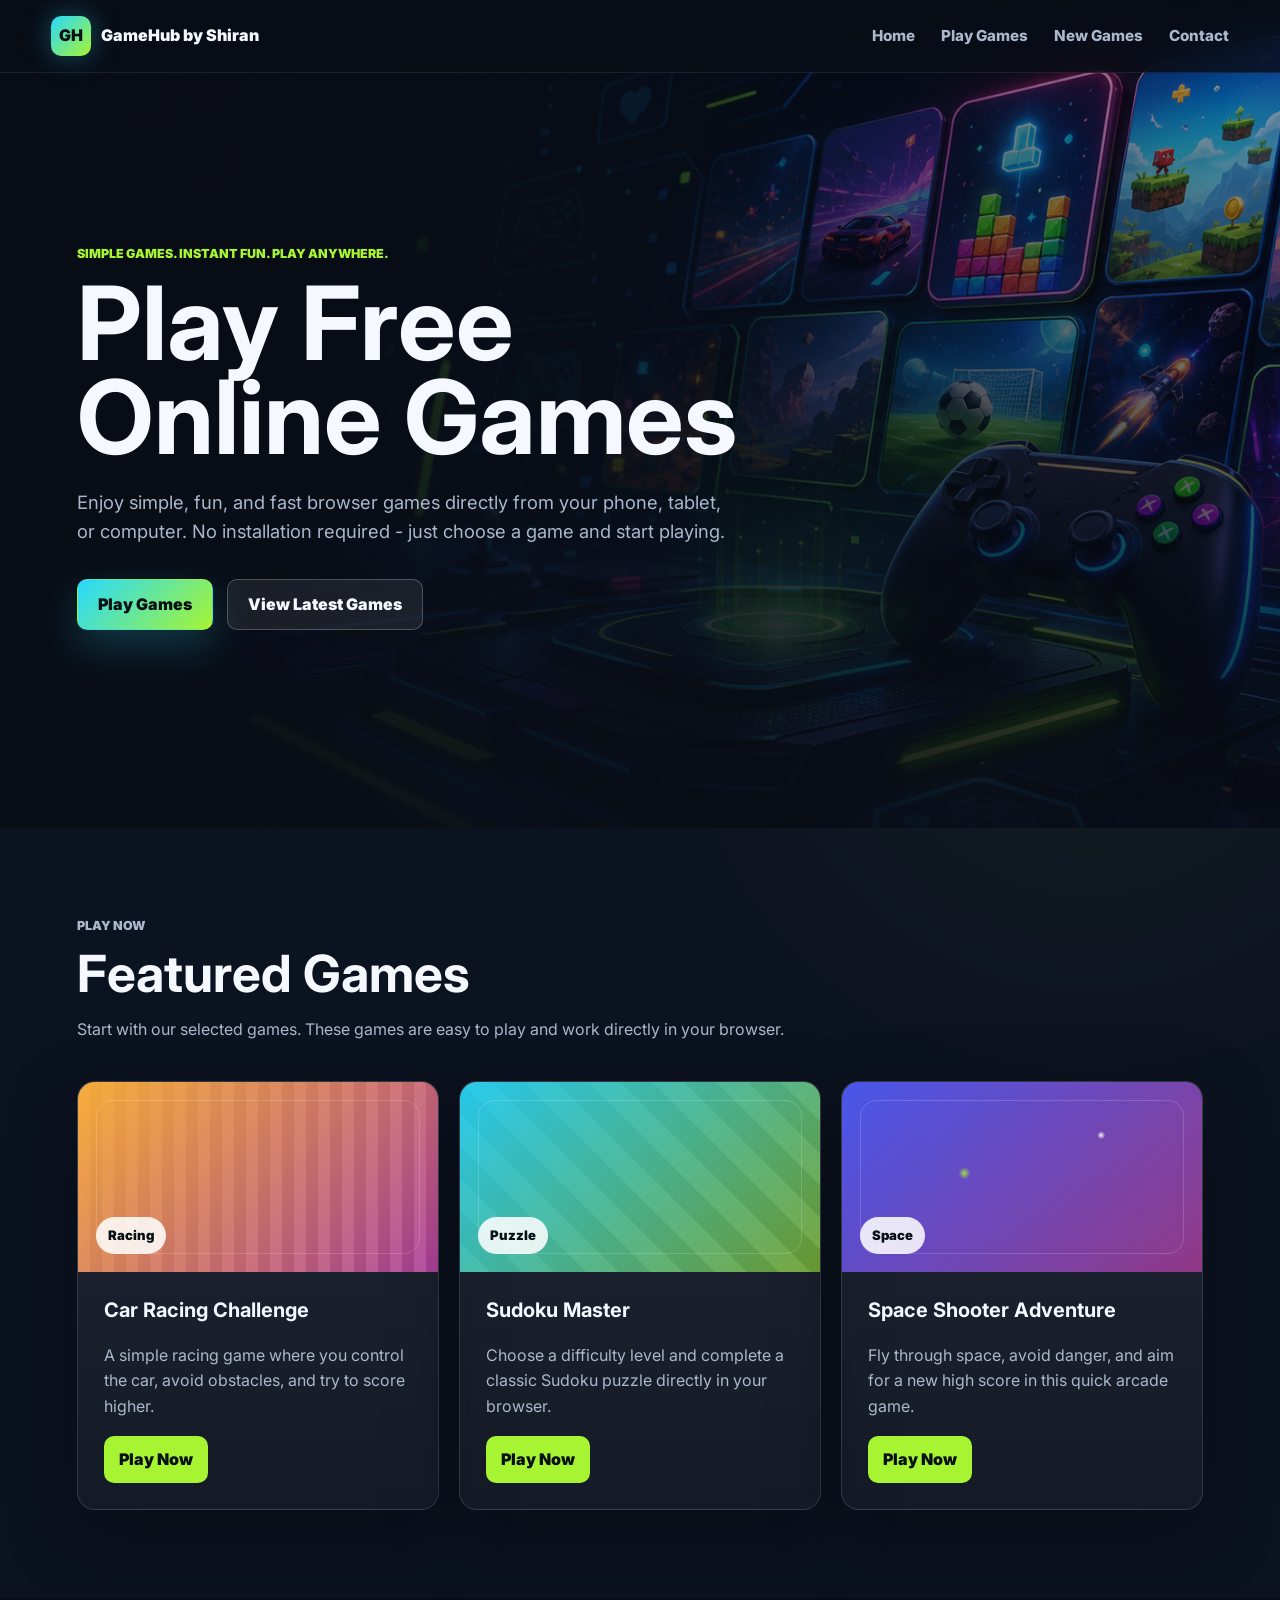
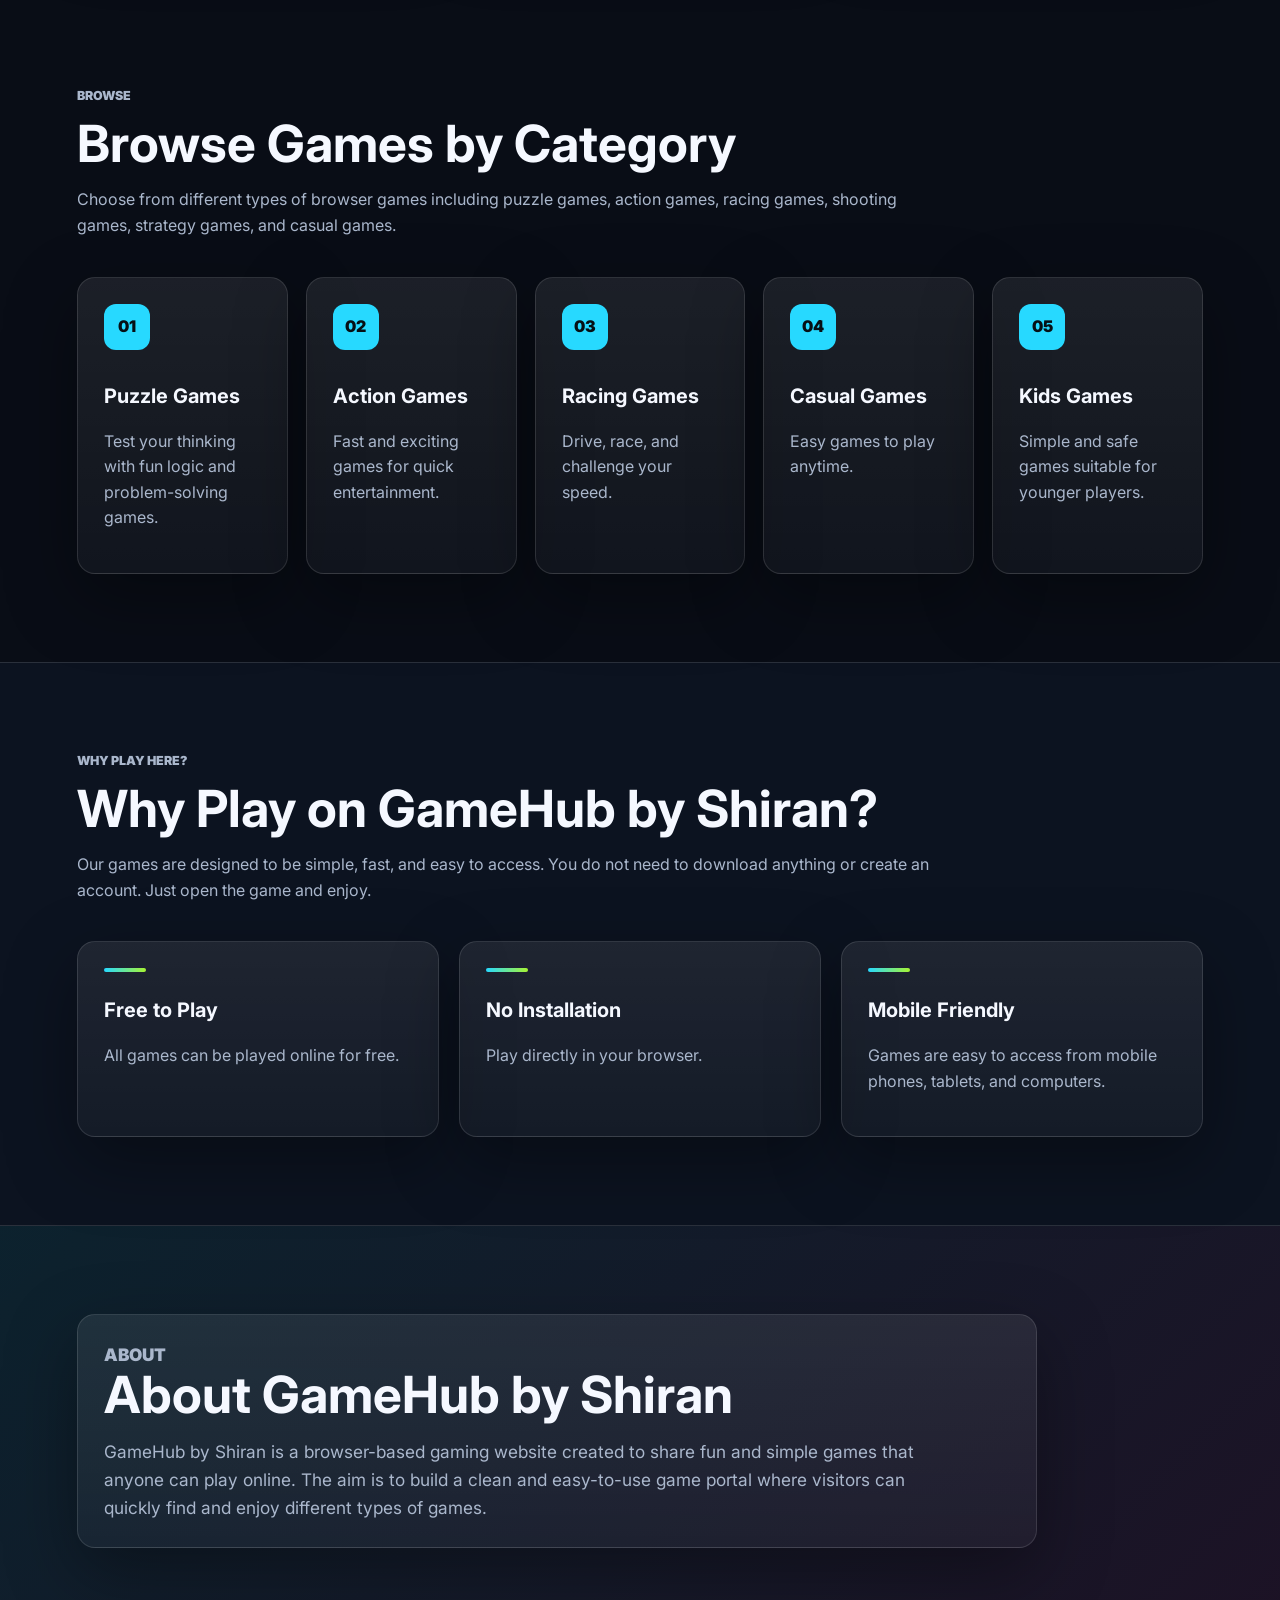
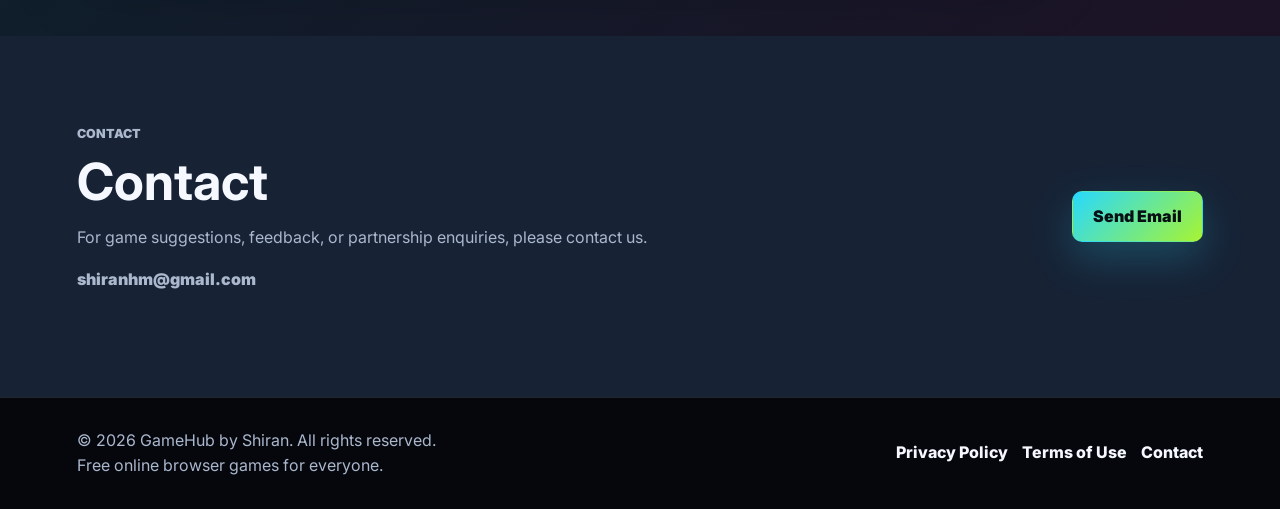
<file: index.html>
<!doctype html>
<html lang="en">
  <head>
    <meta charset="utf-8" />
    <meta name="viewport" content="width=device-width, initial-scale=1" />
    <meta
      name="description"
      content="GameHub by Shiran is a free online browser game portal for simple, fast, and fun games."
    />
    <title>GameHub by Shiran | Free Online Browser Games</title>
    <link rel="preconnect" href="https://fonts.googleapis.com" />
    <link rel="preconnect" href="https://fonts.gstatic.com" crossorigin />
    <link
      href="https://fonts.googleapis.com/css2?family=Inter:wght@400;500;600;700;800;900&display=swap"
      rel="stylesheet"
    />
    <link rel="stylesheet" href="styles.css" />
  </head>
  <body>
    <header class="site-header">
      <a class="brand" href="#home" aria-label="GameHub by Shiran home">
        <span class="brand-mark">GH</span>
        <span>GameHub by Shiran</span>
      </a>
      <nav class="site-nav" aria-label="Main navigation">
        <a href="#home">Home</a>
        <a href="#games">Play Games</a>
        <a href="#new-games">New Games</a>
        <a href="#contact">Contact</a>
      </nav>
      <button class="menu-toggle" type="button" aria-expanded="false" aria-controls="mobile-menu">
        Menu
      </button>
    </header>

    <nav id="mobile-menu" class="mobile-nav" aria-label="Mobile navigation">
      <a href="#home">Home</a>
      <a href="#games">Play Games</a>
      <a href="#new-games">New Games</a>
      <a href="#contact">Contact</a>
    </nav>

    <main id="home">
      <section class="hero" aria-labelledby="hero-title">
        <img
          class="hero-image"
          src="gamehub-hero.png"
          alt="A modern gaming portal with glowing game tiles and arcade-style interface panels"
        />
        <div class="hero-overlay"></div>
        <div class="hero-content">
          <p class="eyebrow">Simple games. Instant fun. Play anywhere.</p>
          <h1 id="hero-title">Play Free Online Games</h1>
          <p class="hero-copy">
            Enjoy simple, fun, and fast browser games directly from your phone, tablet, or
            computer. No installation required - just choose a game and start playing.
          </p>
          <div class="hero-actions">
            <a class="button primary" href="#games">Play Games</a>
            <a class="button secondary" href="#new-games">View Latest Games</a>
          </div>
        </div>
      </section>

      <section id="games" class="section featured" aria-labelledby="featured-title">
        <div class="section-heading">
          <p class="section-kicker">Play now</p>
          <h2 id="featured-title">Featured Games</h2>
          <p>
            Start with our selected games. These games are easy to play and work directly
            in your browser.
          </p>
        </div>
        <div class="game-grid">
          <article class="game-card">
            <div class="game-art racing-art" aria-hidden="true">
              <span>Racing</span>
            </div>
            <div class="game-card-body">
              <h3>Car Racing Challenge</h3>
              <p>
                A simple racing game where you control the car, avoid obstacles, and try
                to score higher.
              </p>
              <a class="button small" href="car-racing-challenge.html">Play Now</a>
            </div>
          </article>
          <article class="game-card">
            <div class="game-art puzzle-art" aria-hidden="true">
              <span>Puzzle</span>
            </div>
            <div class="game-card-body">
              <h3>Sudoku Master</h3>
              <p>
                Choose a difficulty level and complete a classic Sudoku puzzle directly
                in your browser.
              </p>
              <a class="button small" href="puzzle-block-master.html">Play Now</a>
            </div>
          </article>
          <article class="game-card">
            <div class="game-art space-art" aria-hidden="true">
              <span>Space</span>
            </div>
            <div class="game-card-body">
              <h3>Space Shooter Adventure</h3>
              <p>
                Fly through space, avoid danger, and aim for a new high score in this
                quick arcade game.
              </p>
              <a class="button small" href="space-shooter-adventure.html">Play Now</a>
            </div>
          </article>
        </div>
      </section>

      <section id="new-games" class="section categories" aria-labelledby="categories-title">
        <div class="section-heading">
          <p class="section-kicker">Browse</p>
          <h2 id="categories-title">Browse Games by Category</h2>
          <p>
            Choose from different types of browser games including puzzle games, action
            games, racing games, shooting games, strategy games, and casual games.
          </p>
        </div>
        <div class="category-grid">
          <article class="category-card">
            <span class="category-icon">01</span>
            <h3>Puzzle Games</h3>
            <p>Test your thinking with fun logic and problem-solving games.</p>
          </article>
          <article class="category-card">
            <span class="category-icon">02</span>
            <h3>Action Games</h3>
            <p>Fast and exciting games for quick entertainment.</p>
          </article>
          <article class="category-card">
            <span class="category-icon">03</span>
            <h3>Racing Games</h3>
            <p>Drive, race, and challenge your speed.</p>
          </article>
          <article class="category-card">
            <span class="category-icon">04</span>
            <h3>Casual Games</h3>
            <p>Easy games to play anytime.</p>
          </article>
          <article class="category-card">
            <span class="category-icon">05</span>
            <h3>Kids Games</h3>
            <p>Simple and safe games suitable for younger players.</p>
          </article>
        </div>
      </section>

      <section class="section why" aria-labelledby="why-title">
        <div class="section-heading">
          <p class="section-kicker">Why play here?</p>
          <h2 id="why-title">Why Play on GameHub by Shiran?</h2>
          <p>
            Our games are designed to be simple, fast, and easy to access. You do not
            need to download anything or create an account. Just open the game and enjoy.
          </p>
        </div>
        <div class="feature-grid">
          <article class="feature-card">
            <h3>Free to Play</h3>
            <p>All games can be played online for free.</p>
          </article>
          <article class="feature-card">
            <h3>No Installation</h3>
            <p>Play directly in your browser.</p>
          </article>
          <article class="feature-card">
            <h3>Mobile Friendly</h3>
            <p>Games are easy to access from mobile phones, tablets, and computers.</p>
          </article>
        </div>
      </section>

      <section class="section about" aria-labelledby="about-title">
        <div class="about-panel">
          <p class="section-kicker">About</p>
          <h2 id="about-title">About GameHub by Shiran</h2>
          <p>
            GameHub by Shiran is a browser-based gaming website created to share fun and
            simple games that anyone can play online. The aim is to build a clean and
            easy-to-use game portal where visitors can quickly find and enjoy different
            types of games.
          </p>
        </div>
      </section>

      <section id="contact" class="section contact" aria-labelledby="contact-title">
        <div>
          <p class="section-kicker">Contact</p>
          <h2 id="contact-title">Contact</h2>
          <p>
            For game suggestions, feedback, or partnership enquiries, please contact us.
          </p>
          <p class="email-text">shiranhm@gmail.com</p>
        </div>
        <a class="button primary" href="mailto:shiranhm@gmail.com">Send Email</a>
      </section>
    </main>

    <footer class="site-footer">
      <div>
        <p>&copy; 2026 GameHub by Shiran. All rights reserved.</p>
        <p>Free online browser games for everyone.</p>
      </div>
      <nav aria-label="Footer navigation">
        <a href="#">Privacy Policy</a>
        <a href="#">Terms of Use</a>
        <a href="#contact">Contact</a>
      </nav>
    </footer>

    <script src="script.js"></script>
  </body>
</html>
</file>
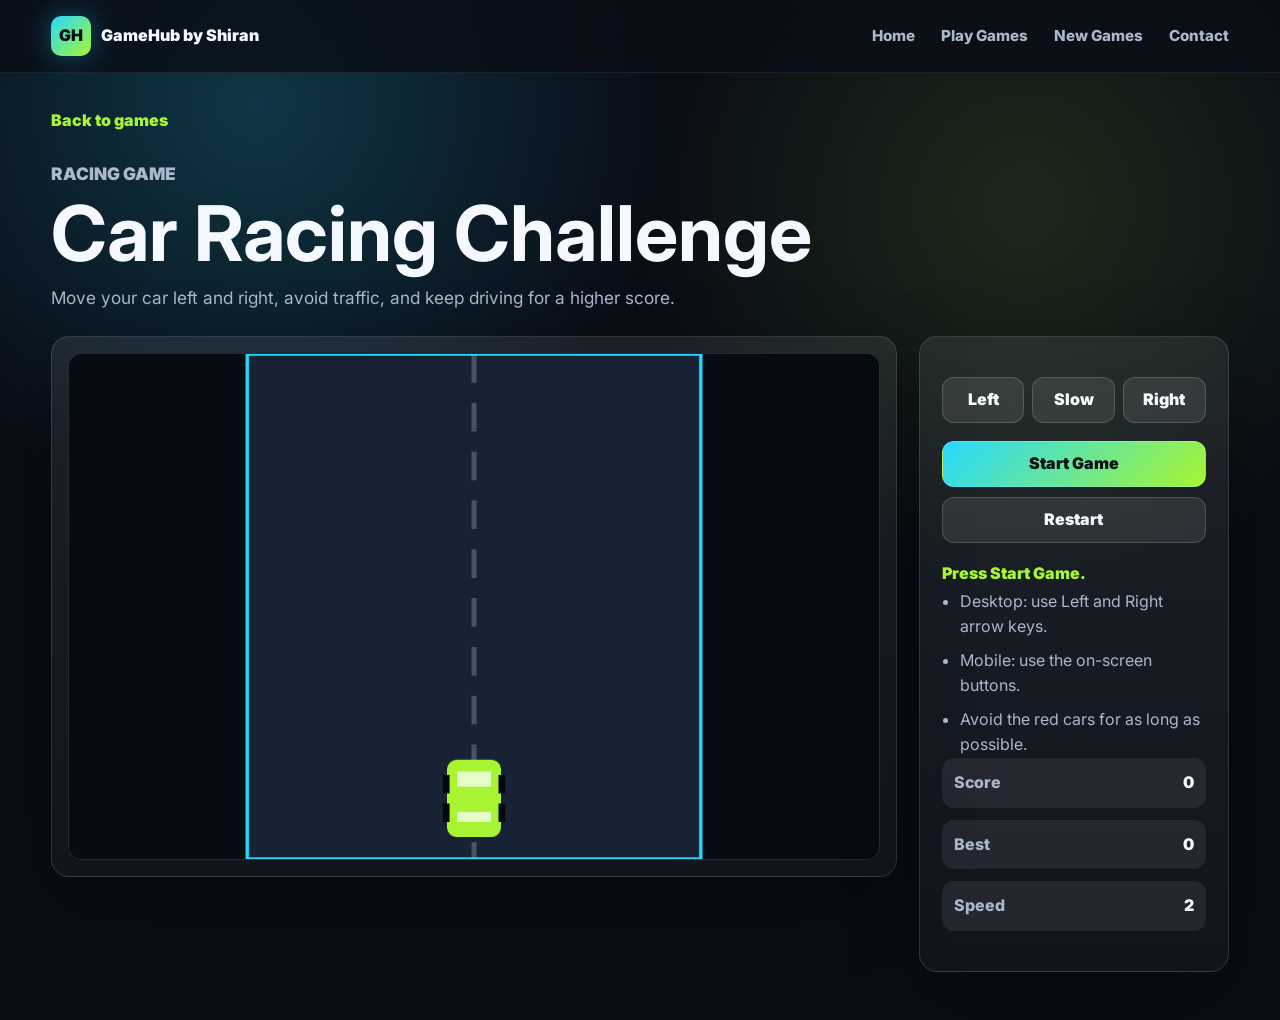
<file: car-racing-challenge.html>
<!doctype html>
<html lang="en">
  <head>
    <meta charset="utf-8" />
    <meta name="viewport" content="width=device-width, initial-scale=1" />
    <title>Car Racing Challenge | GameHub by Shiran</title>
    <link rel="preconnect" href="https://fonts.googleapis.com" />
    <link rel="preconnect" href="https://fonts.gstatic.com" crossorigin />
    <link
      href="https://fonts.googleapis.com/css2?family=Inter:wght@400;500;600;700;800;900&display=swap"
      rel="stylesheet"
    />
    <link rel="stylesheet" href="styles.css" />
    <link rel="stylesheet" href="game.css?v=14" />
  </head>
  <body>
    <header class="site-header">
      <a class="brand" href="index.html#home" aria-label="GameHub by Shiran home">
        <span class="brand-mark">GH</span>
        <span>GameHub by Shiran</span>
      </a>
      <nav class="site-nav" aria-label="Main navigation">
        <a href="index.html#home">Home</a>
        <a href="index.html#games">Play Games</a>
        <a href="index.html#new-games">New Games</a>
        <a href="index.html#contact">Contact</a>
      </nav>
    </header>

    <main class="game-page">
      <div class="game-shell">
        <div class="game-topbar">
          <a class="back-link" href="index.html#games">Back to games</a>
        </div>
        <section class="game-title">
          <p class="section-kicker">Racing game</p>
          <h1>Car Racing Challenge</h1>
          <p>Move your car left and right, avoid traffic, and keep driving for a higher score.</p>
        </section>

        <section class="game-layout" aria-label="Car Racing Challenge game">
          <div class="game-stage">
            <canvas id="racing-canvas" width="960" height="600" aria-label="Car racing game canvas"></canvas>
          </div>
          <aside class="game-info arcade-info">
            <div class="control-grid" aria-label="Mobile controls">
              <button id="left-btn" type="button">Left</button>
              <button id="brake-btn" type="button">Slow</button>
              <button id="right-btn" type="button">Right</button>
            </div>
            <div class="game-actions">
              <button class="primary-control" id="start-btn" type="button">Start Game</button>
              <button id="restart-btn" type="button">Restart</button>
            </div>
            <p class="status-message" id="message">Press Start Game.</p>
            <ul class="tips">
              <li>Desktop: use Left and Right arrow keys.</li>
              <li>Mobile: use the on-screen buttons.</li>
              <li>Avoid the red cars for as long as possible.</li>
            </ul>
            <div class="score-list">
              <div class="score-item"><span>Score</span><span id="score">0</span></div>
              <div class="score-item"><span>Best</span><span id="best">0</span></div>
              <div class="score-item"><span>Speed</span><span id="speed">1</span></div>
            </div>
          </aside>
        </section>
      </div>
    </main>

    <script src="car-racing.js"></script>
  </body>
</html>
</file>
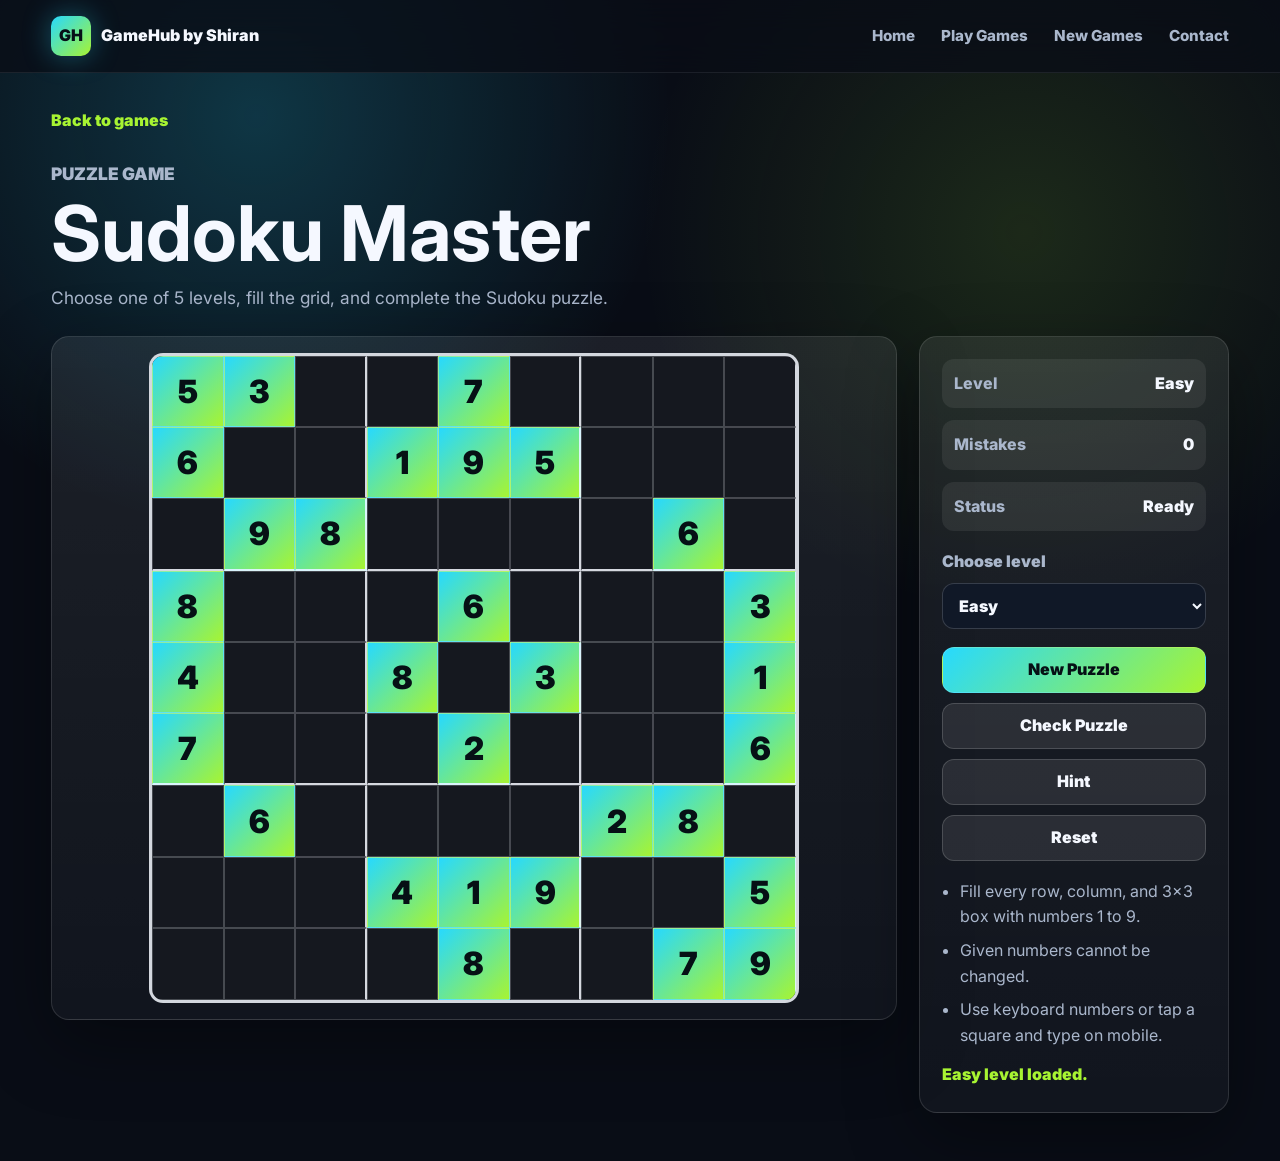
<file: puzzle-block-master.html>
<!doctype html>
<html lang="en">
  <head>
    <meta charset="utf-8" />
    <meta name="viewport" content="width=device-width, initial-scale=1" />
    <title>Sudoku Master | GameHub by Shiran</title>
    <link rel="preconnect" href="https://fonts.googleapis.com" />
    <link rel="preconnect" href="https://fonts.gstatic.com" crossorigin />
    <link
      href="https://fonts.googleapis.com/css2?family=Inter:wght@400;500;600;700;800;900&display=swap"
      rel="stylesheet"
    />
    <link rel="stylesheet" href="styles.css" />
    <link rel="stylesheet" href="game.css?v=11" />
  </head>
  <body>
    <header class="site-header">
      <a class="brand" href="index.html#home" aria-label="GameHub by Shiran home">
        <span class="brand-mark">GH</span>
        <span>GameHub by Shiran</span>
      </a>
      <nav class="site-nav" aria-label="Main navigation">
        <a href="index.html#home">Home</a>
        <a href="index.html#games">Play Games</a>
        <a href="index.html#new-games">New Games</a>
        <a href="index.html#contact">Contact</a>
      </nav>
    </header>

    <main class="game-page">
      <div class="game-shell">
        <div class="game-topbar">
          <a class="back-link" href="index.html#games">Back to games</a>
        </div>
        <section class="game-title">
          <p class="section-kicker">Puzzle game</p>
          <h1>Sudoku Master</h1>
          <p>Choose one of 5 levels, fill the grid, and complete the Sudoku puzzle.</p>
        </section>

        <section class="game-layout" aria-label="Sudoku Master game">
          <div class="game-stage">
            <div class="sudoku-board" id="sudoku-board" aria-label="Sudoku board"></div>
          </div>
          <aside class="game-info">
            <div class="score-list">
              <div class="score-item"><span>Level</span><span id="level-label">Easy</span></div>
              <div class="score-item"><span>Mistakes</span><span id="mistakes">0</span></div>
              <div class="score-item"><span>Status</span><span id="status">Ready</span></div>
            </div>
            <label class="level-select-label" for="level-select">Choose level</label>
            <select class="level-select" id="level-select">
              <option value="easy">Easy</option>
              <option value="medium">Medium</option>
              <option value="hard">Hard</option>
              <option value="expert">Expert</option>
              <option value="master">Master</option>
            </select>
            <div class="game-actions">
              <button class="primary-control" id="new-game-btn" type="button">New Puzzle</button>
              <button id="check-btn" type="button">Check Puzzle</button>
              <button id="hint-btn" type="button">Hint</button>
              <button id="reset-btn" type="button">Reset</button>
            </div>
            <ul class="tips">
              <li>Fill every row, column, and 3x3 box with numbers 1 to 9.</li>
              <li>Given numbers cannot be changed.</li>
              <li>Use keyboard numbers or tap a square and type on mobile.</li>
            </ul>
            <p class="status-message" id="message">Select a level and start solving.</p>
          </aside>
        </section>
      </div>
    </main>

    <script src="puzzle-block.js"></script>
  </body>
</html>
</file>
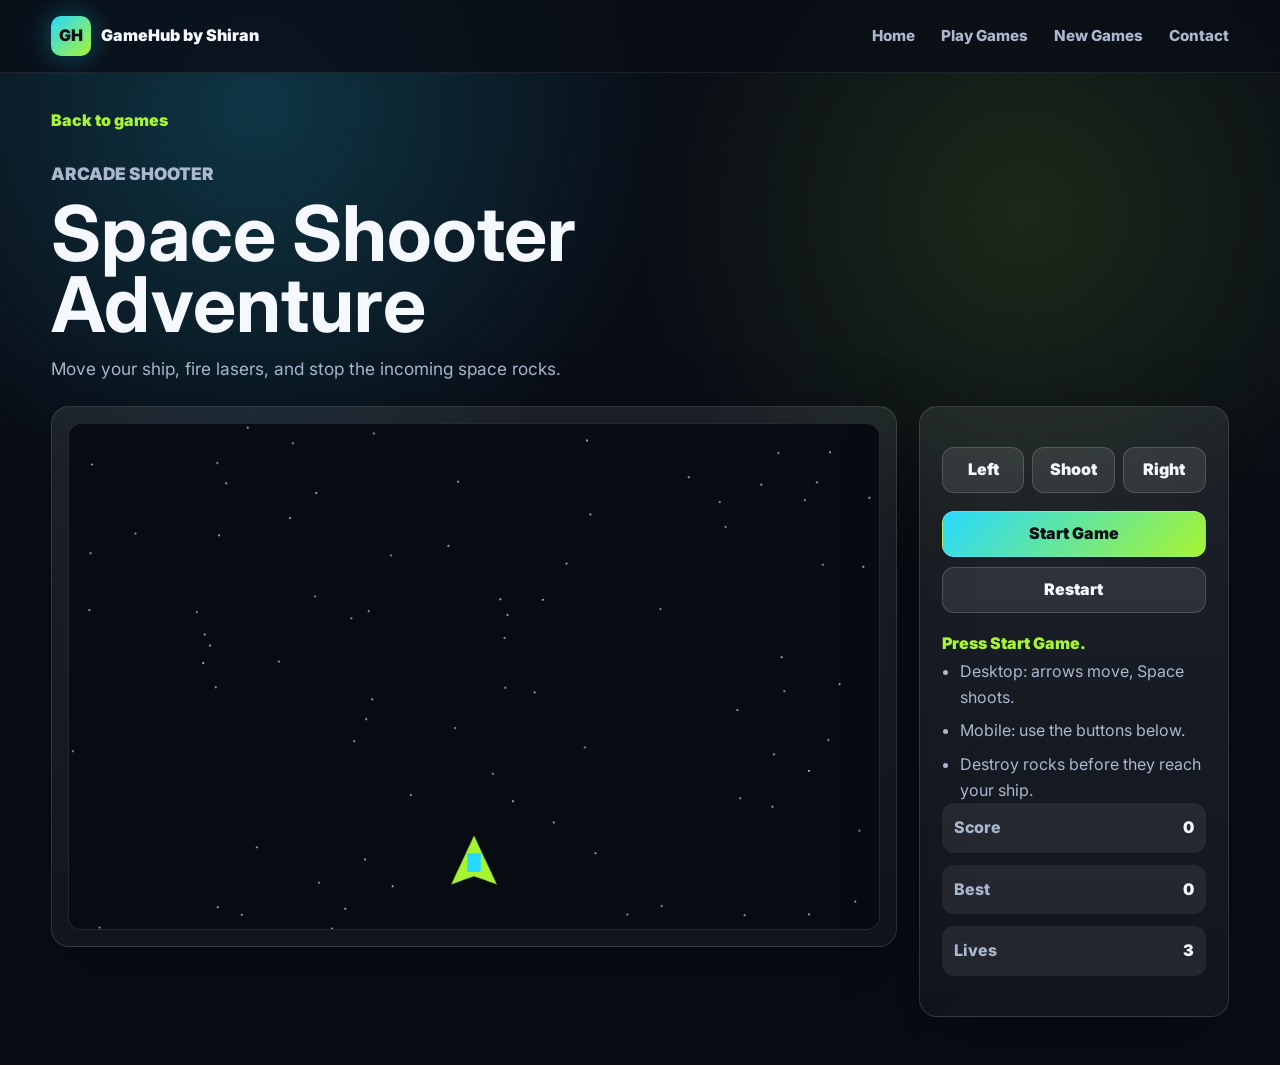
<file: space-shooter-adventure.html>
<!doctype html>
<html lang="en">
  <head>
    <meta charset="utf-8" />
    <meta name="viewport" content="width=device-width, initial-scale=1" />
    <title>Space Shooter Adventure | GameHub by Shiran</title>
    <link rel="preconnect" href="https://fonts.googleapis.com" />
    <link rel="preconnect" href="https://fonts.gstatic.com" crossorigin />
    <link
      href="https://fonts.googleapis.com/css2?family=Inter:wght@400;500;600;700;800;900&display=swap"
      rel="stylesheet"
    />
    <link rel="stylesheet" href="styles.css" />
    <link rel="stylesheet" href="game.css?v=14" />
  </head>
  <body>
    <header class="site-header">
      <a class="brand" href="index.html#home" aria-label="GameHub by Shiran home">
        <span class="brand-mark">GH</span>
        <span>GameHub by Shiran</span>
      </a>
      <nav class="site-nav" aria-label="Main navigation">
        <a href="index.html#home">Home</a>
        <a href="index.html#games">Play Games</a>
        <a href="index.html#new-games">New Games</a>
        <a href="index.html#contact">Contact</a>
      </nav>
    </header>

    <main class="game-page">
      <div class="game-shell">
        <div class="game-topbar">
          <a class="back-link" href="index.html#games">Back to games</a>
        </div>
        <section class="game-title">
          <p class="section-kicker">Arcade shooter</p>
          <h1>Space Shooter Adventure</h1>
          <p>Move your ship, fire lasers, and stop the incoming space rocks.</p>
        </section>

        <section class="game-layout" aria-label="Space Shooter Adventure game">
          <div class="game-stage">
            <canvas id="space-canvas" width="960" height="600" aria-label="Space shooter game canvas"></canvas>
          </div>
          <aside class="game-info arcade-info">
            <div class="control-grid" aria-label="Mobile controls">
              <button id="left-btn" type="button">Left</button>
              <button id="shoot-btn" type="button">Shoot</button>
              <button id="right-btn" type="button">Right</button>
            </div>
            <div class="game-actions">
              <button class="primary-control" id="start-btn" type="button">Start Game</button>
              <button id="restart-btn" type="button">Restart</button>
            </div>
            <p class="status-message" id="message">Press Start Game.</p>
            <ul class="tips">
              <li>Desktop: arrows move, Space shoots.</li>
              <li>Mobile: use the buttons below.</li>
              <li>Destroy rocks before they reach your ship.</li>
            </ul>
            <div class="score-list">
              <div class="score-item"><span>Score</span><span id="score">0</span></div>
              <div class="score-item"><span>Best</span><span id="best">0</span></div>
              <div class="score-item"><span>Lives</span><span id="lives">3</span></div>
            </div>
          </aside>
        </section>
      </div>
    </main>

    <script src="space-shooter.js"></script>
  </body>
</html>
</file>
<file: styles.css>
:root {
  --bg: #090d16;
  --bg-soft: #101827;
  --panel: #121b2c;
  --panel-strong: #172235;
  --text: #f5f8ff;
  --muted: #aab7cc;
  --line: rgba(255, 255, 255, 0.12);
  --cyan: #27d9ff;
  --lime: #a7f432;
  --magenta: #ff4fd8;
  --orange: #ffb238;
  --shadow: 0 24px 70px rgba(0, 0, 0, 0.35);
}

* {
  box-sizing: border-box;
}

html {
  scroll-behavior: smooth;
}

body {
  margin: 0;
  font-family: "Inter", Arial, sans-serif;
  color: var(--text);
  background:
    radial-gradient(circle at 15% 10%, rgba(39, 217, 255, 0.16), transparent 28rem),
    radial-gradient(circle at 85% 18%, rgba(167, 244, 50, 0.12), transparent 26rem),
    var(--bg);
  line-height: 1.6;
}

a {
  color: inherit;
  text-decoration: none;
}

img {
  display: block;
  max-width: 100%;
}

.site-header {
  position: fixed;
  top: 0;
  left: 0;
  right: 0;
  z-index: 20;
  display: flex;
  align-items: center;
  justify-content: space-between;
  padding: 16px clamp(18px, 4vw, 64px);
  color: var(--text);
  background: rgba(9, 13, 22, 0.78);
  border-bottom: 1px solid rgba(255, 255, 255, 0.08);
  backdrop-filter: blur(18px);
}

.brand,
.site-nav,
.hero-actions,
.site-footer,
.site-footer nav,
.contact {
  display: flex;
  align-items: center;
}

.brand {
  gap: 10px;
  font-weight: 900;
}

.brand-mark {
  display: grid;
  place-items: center;
  width: 40px;
  height: 40px;
  color: #071017;
  background: linear-gradient(135deg, var(--cyan), var(--lime));
  border-radius: 10px;
  box-shadow: 0 0 28px rgba(39, 217, 255, 0.35);
}

.site-nav {
  gap: 26px;
  color: var(--muted);
  font-size: 0.95rem;
  font-weight: 800;
}

.site-nav a {
  transition: color 180ms ease;
}

.site-nav a:hover {
  color: var(--lime);
}

.menu-toggle,
.mobile-nav {
  display: none;
}

.hero {
  position: relative;
  min-height: 92vh;
  overflow: hidden;
  display: grid;
  align-items: center;
  padding: 120px clamp(20px, 6vw, 84px) 74px;
}

.hero-image,
.hero-overlay {
  position: absolute;
  inset: 0;
  width: 100%;
  height: 100%;
}

.hero-image {
  object-fit: cover;
}

.hero-overlay {
  background:
    linear-gradient(90deg, rgba(9, 13, 22, 0.94), rgba(9, 13, 22, 0.76) 42%, rgba(9, 13, 22, 0.2)),
    linear-gradient(0deg, rgba(9, 13, 22, 0.86), rgba(9, 13, 22, 0.1));
}

.hero-content {
  position: relative;
  z-index: 1;
  max-width: 760px;
}

.eyebrow,
.section-kicker {
  margin: 0 0 12px;
  color: var(--lime);
  font-size: 0.78rem;
  font-weight: 900;
  letter-spacing: 0;
  text-transform: uppercase;
}

h1,
h2,
h3,
p {
  margin-top: 0;
}

h1 {
  max-width: 780px;
  margin-bottom: 24px;
  font-size: clamp(3rem, 8vw, 7.2rem);
  line-height: 0.92;
  letter-spacing: 0;
}

h2 {
  margin-bottom: 18px;
  font-size: clamp(2rem, 4vw, 4rem);
  line-height: 1;
  letter-spacing: 0;
}

h3 {
  font-size: 1.25rem;
  line-height: 1.25;
}

.hero-copy,
.section-heading p,
.category-card p,
.feature-card p,
.game-card p,
.about-panel p,
.contact p,
.site-footer {
  color: var(--muted);
}

.hero-copy {
  max-width: 650px;
  margin-bottom: 32px;
  font-size: 1.15rem;
}

.hero-actions {
  gap: 14px;
  flex-wrap: wrap;
}

.button {
  display: inline-flex;
  align-items: center;
  justify-content: center;
  min-height: 50px;
  padding: 12px 20px;
  border-radius: 10px;
  border: 1px solid transparent;
  font-weight: 900;
  transition: transform 180ms ease, box-shadow 180ms ease, border-color 180ms ease;
}

.button:hover {
  transform: translateY(-2px);
}

.button.primary {
  color: #061015;
  background: linear-gradient(135deg, var(--cyan), var(--lime));
  box-shadow: 0 16px 42px rgba(39, 217, 255, 0.22);
}

.button.secondary {
  color: var(--text);
  border-color: rgba(255, 255, 255, 0.22);
  background: rgba(255, 255, 255, 0.08);
}

.button.small {
  min-height: 42px;
  padding: 10px 14px;
  color: #071017;
  background: var(--lime);
}

.section {
  padding: 88px clamp(20px, 6vw, 84px);
}

.section-heading {
  max-width: 860px;
  margin-bottom: 38px;
}

.featured,
.why {
  background: rgba(16, 24, 39, 0.62);
}

.game-grid,
.feature-grid {
  display: grid;
  grid-template-columns: repeat(3, minmax(0, 1fr));
  gap: 20px;
}

.category-grid {
  display: grid;
  grid-template-columns: repeat(5, minmax(0, 1fr));
  gap: 18px;
}

.game-card,
.category-card,
.feature-card,
.about-panel {
  border: 1px solid var(--line);
  border-radius: 18px;
  background: linear-gradient(180deg, rgba(255, 255, 255, 0.08), rgba(255, 255, 255, 0.035));
  box-shadow: var(--shadow);
}

.game-card,
.category-card,
.feature-card {
  transition: transform 180ms ease, border-color 180ms ease, background 180ms ease;
}

.game-card:hover,
.category-card:hover,
.feature-card:hover {
  transform: translateY(-5px);
  border-color: rgba(39, 217, 255, 0.5);
  background: linear-gradient(180deg, rgba(39, 217, 255, 0.12), rgba(255, 255, 255, 0.045));
}

.game-card {
  overflow: hidden;
}

.game-art {
  min-height: 190px;
  display: flex;
  align-items: flex-end;
  padding: 18px;
  position: relative;
  isolation: isolate;
}

.game-art::before {
  content: "";
  position: absolute;
  inset: 18px;
  z-index: -1;
  border: 1px solid rgba(255, 255, 255, 0.16);
  border-radius: 16px;
}

.game-art span {
  padding: 8px 12px;
  border-radius: 999px;
  color: #061015;
  background: rgba(255, 255, 255, 0.86);
  font-size: 0.82rem;
  font-weight: 900;
}

.racing-art {
  background:
    linear-gradient(135deg, rgba(255, 178, 56, 0.95), rgba(255, 79, 216, 0.58)),
    repeating-linear-gradient(90deg, rgba(255, 255, 255, 0.22) 0 12px, transparent 12px 24px);
}

.puzzle-art {
  background:
    linear-gradient(135deg, rgba(39, 217, 255, 0.9), rgba(167, 244, 50, 0.56)),
    linear-gradient(45deg, rgba(255, 255, 255, 0.16) 25%, transparent 25% 50%, rgba(255, 255, 255, 0.16) 50% 75%, transparent 75%);
  background-size: auto, 64px 64px;
}

.space-art {
  background:
    radial-gradient(circle at 72% 28%, rgba(255, 255, 255, 0.95), transparent 4px),
    radial-gradient(circle at 34% 48%, rgba(167, 244, 50, 0.85), transparent 6px),
    linear-gradient(135deg, rgba(77, 92, 255, 0.9), rgba(255, 79, 216, 0.52));
}

.game-card-body,
.category-card,
.feature-card,
.about-panel {
  padding: 26px;
}

.category-icon {
  display: grid;
  place-items: center;
  width: 46px;
  height: 46px;
  margin-bottom: 34px;
  color: #061015;
  background: var(--cyan);
  border-radius: 12px;
  font-weight: 900;
}

.why {
  border-top: 1px solid var(--line);
  border-bottom: 1px solid var(--line);
}

.feature-card {
  min-height: 190px;
}

.feature-card h3::before {
  content: "";
  display: block;
  width: 42px;
  height: 4px;
  margin-bottom: 26px;
  border-radius: 999px;
  background: linear-gradient(90deg, var(--cyan), var(--lime));
}

.about {
  background:
    linear-gradient(135deg, rgba(39, 217, 255, 0.1), rgba(255, 79, 216, 0.08)),
    var(--bg);
}

.about-panel {
  max-width: 960px;
}

.about-panel p {
  max-width: 820px;
  margin-bottom: 0;
  font-size: 1.08rem;
}

.contact {
  justify-content: space-between;
  gap: 28px;
  background: var(--panel-strong);
}

.contact div {
  max-width: 720px;
}

.email-text {
  color: var(--text);
  font-weight: 900;
}

.site-footer {
  justify-content: space-between;
  gap: 24px;
  padding: 30px clamp(20px, 6vw, 84px);
  background: #05070d;
  border-top: 1px solid var(--line);
}

.site-footer p {
  margin: 0;
}

.site-footer nav {
  gap: 14px;
  flex-wrap: wrap;
  font-weight: 800;
}

.site-footer a {
  color: var(--text);
}

@media (max-width: 980px) {
  .category-grid {
    grid-template-columns: repeat(2, minmax(0, 1fr));
  }

  .game-grid,
  .feature-grid {
    grid-template-columns: 1fr;
  }
}

@media (max-width: 780px) {
  .site-nav {
    display: none;
  }

  .menu-toggle {
    display: inline-flex;
    align-items: center;
    justify-content: center;
    min-height: 42px;
    padding: 9px 13px;
    color: var(--text);
    background: rgba(255, 255, 255, 0.1);
    border: 1px solid rgba(255, 255, 255, 0.22);
    border-radius: 10px;
    font: inherit;
    font-weight: 900;
  }

  .mobile-nav {
    position: fixed;
    top: 74px;
    left: 18px;
    right: 18px;
    z-index: 30;
    padding: 14px;
    background: #101827;
    border: 1px solid var(--line);
    border-radius: 16px;
    box-shadow: var(--shadow);
  }

  .mobile-nav.is-open {
    display: grid;
    gap: 8px;
  }

  .mobile-nav a {
    padding: 10px;
    color: var(--text);
    font-weight: 900;
  }

  .hero {
    min-height: 88vh;
    padding-top: 116px;
  }

  .hero-overlay {
    background: linear-gradient(0deg, rgba(9, 13, 22, 0.92), rgba(9, 13, 22, 0.44));
  }

  .section {
    padding: 68px 20px;
  }

  .contact,
  .site-footer {
    align-items: flex-start;
    flex-direction: column;
  }
}

@media (max-width: 540px) {
  .brand span:last-child {
    max-width: 155px;
    line-height: 1.1;
  }

  h1 {
    font-size: 3rem;
  }

  .hero-copy {
    font-size: 1rem;
  }

  .button {
    width: 100%;
  }

  .category-grid {
    grid-template-columns: 1fr;
  }

  .game-art {
    min-height: 160px;
  }
}
</file>
<file: game.css>
.game-page {
  min-height: 100vh;
  padding: 108px clamp(16px, 4vw, 56px) 48px;
  background:
    radial-gradient(circle at 20% 10%, rgba(39, 217, 255, 0.2), transparent 26rem),
    radial-gradient(circle at 80% 20%, rgba(167, 244, 50, 0.12), transparent 24rem),
    #090d16;
}

.game-shell {
  max-width: 1180px;
  margin: 0 auto;
}

.game-topbar {
  display: flex;
  justify-content: space-between;
  gap: 16px;
  align-items: center;
  margin-bottom: 26px;
}

.back-link {
  color: var(--lime);
  font-weight: 900;
}

.game-title {
  max-width: 780px;
  margin-bottom: 24px;
}

.game-title h1 {
  margin-bottom: 14px;
  font-size: clamp(2.3rem, 6vw, 5.4rem);
}

.game-title p {
  color: var(--muted);
  font-size: 1.08rem;
}

.game-layout {
  display: grid;
  grid-template-columns: minmax(0, 1fr) 310px;
  gap: 22px;
  align-items: start;
}

.game-stage,
.game-info {
  border: 1px solid var(--line);
  border-radius: 18px;
  background: linear-gradient(180deg, rgba(255, 255, 255, 0.08), rgba(255, 255, 255, 0.035));
  box-shadow: var(--shadow);
}

.game-stage {
  overflow: hidden;
  padding: 16px;
}

canvas {
  width: 100%;
  max-height: 68vh;
  aspect-ratio: 16 / 10;
  display: block;
  background: #070b12;
  border-radius: 14px;
  border: 1px solid rgba(255, 255, 255, 0.12);
  touch-action: none;
}

.puzzle-board {
  display: grid;
  grid-template-columns: repeat(4, 1fr);
  gap: 10px;
  min-height: min(68vh, 620px);
  padding: 12px;
  border-radius: 14px;
  background: #070b12;
  border: 1px solid rgba(255, 255, 255, 0.12);
}

.sudoku-board {
  display: grid;
  grid-template-columns: repeat(9, 1fr);
  width: min(100%, 650px);
  margin: 0 auto;
  aspect-ratio: 1;
  border: 3px solid rgba(245, 248, 255, 0.86);
  border-radius: 14px;
  overflow: hidden;
  background: #070b12;
}

.sudoku-cell {
  width: 100%;
  min-width: 0;
  border: 1px solid rgba(245, 248, 255, 0.22);
  color: var(--text);
  background: rgba(255, 255, 255, 0.055);
  font: inherit;
  font-size: clamp(1.1rem, 4vw, 2rem);
  font-weight: 900;
  text-align: center;
  outline: 0;
}

.sudoku-cell:nth-child(3n) {
  border-right-color: rgba(245, 248, 255, 0.86);
  border-right-width: 2px;
}

.sudoku-cell:nth-child(9n) {
  border-right-width: 1px;
}

.sudoku-cell:nth-child(n + 19):nth-child(-n + 27),
.sudoku-cell:nth-child(n + 46):nth-child(-n + 54) {
  border-bottom-color: rgba(245, 248, 255, 0.86);
  border-bottom-width: 2px;
}

.sudoku-cell.given {
  color: #061015;
  background: linear-gradient(135deg, var(--cyan), var(--lime));
}

.sudoku-cell:focus {
  background: rgba(39, 217, 255, 0.18);
  box-shadow: inset 0 0 0 2px var(--cyan);
}

.sudoku-cell.error {
  color: #ffffff;
  background: rgba(255, 79, 110, 0.5);
}

.sudoku-cell.correct {
  color: var(--lime);
}

.level-select-label {
  display: block;
  margin: 4px 0 8px;
  color: var(--muted);
  font-weight: 900;
}

.level-select {
  width: 100%;
  min-height: 46px;
  padding: 0 12px;
  border: 1px solid rgba(255, 255, 255, 0.16);
  border-radius: 12px;
  color: var(--text);
  background: #101827;
  font: inherit;
  font-weight: 900;
}

.tile {
  display: grid;
  place-items: center;
  min-height: 86px;
  border: 0;
  border-radius: 12px;
  color: #061015;
  background: linear-gradient(135deg, var(--cyan), var(--lime));
  font: inherit;
  font-size: clamp(1.8rem, 5vw, 3.2rem);
  font-weight: 900;
  cursor: pointer;
  transition: transform 160ms ease, filter 160ms ease;
}

.tile:hover {
  transform: translateY(-2px);
  filter: brightness(1.08);
}

.tile.empty {
  cursor: default;
  background: rgba(255, 255, 255, 0.08);
  box-shadow: inset 0 0 0 1px rgba(255, 255, 255, 0.08);
}

.game-info {
  padding: 22px;
}

.score-list {
  display: grid;
  gap: 12px;
  margin-bottom: 18px;
}

.score-item {
  display: flex;
  justify-content: space-between;
  gap: 12px;
  padding: 12px;
  border-radius: 12px;
  background: rgba(255, 255, 255, 0.07);
}

.score-item span:first-child {
  color: var(--muted);
  font-weight: 800;
}

.score-item span:last-child {
  color: var(--text);
  font-weight: 900;
}

.game-actions {
  display: grid;
  gap: 10px;
  margin: 18px 0;
}

.control-grid {
  display: grid;
  grid-template-columns: repeat(3, 1fr);
  gap: 8px;
  margin-top: 18px;
}

.control-grid button,
.game-actions button {
  min-height: 46px;
  border: 1px solid rgba(255, 255, 255, 0.16);
  border-radius: 12px;
  color: var(--text);
  background: rgba(255, 255, 255, 0.09);
  font: inherit;
  font-weight: 900;
}

.game-actions button.primary-control {
  color: #061015;
  background: linear-gradient(135deg, var(--cyan), var(--lime));
}

.tips {
  margin: 0;
  padding-left: 18px;
  color: var(--muted);
}

.tips li + li {
  margin-top: 8px;
}

.status-message {
  min-height: 28px;
  margin: 14px 0 0;
  color: var(--lime);
  font-weight: 900;
}

@media (max-width: 900px) {
  .game-layout {
    grid-template-columns: 1fr;
  }

  .game-stage {
    order: 1 !important;
  }

  .game-info {
    order: 2 !important;
  }
}

@media (max-width: 560px) {
  .game-page {
    padding-top: 96px;
  }

  .game-topbar {
    align-items: flex-start;
    flex-direction: column;
  }

  .puzzle-board {
    gap: 7px;
    min-height: 430px;
  }

  .tile {
    min-height: 72px;
  }

  .game-info {
    padding: 18px;
  }

  .arcade-info {
    display: flex;
    flex-direction: column;
    gap: 14px;
  }

  .arcade-info .control-grid {
    order: 1;
    margin-top: 0;
  }

  .arcade-info .game-actions {
    order: 2;
    margin: 0;
  }

  .arcade-info .status-message {
    order: 3;
    margin: 0;
  }

  .arcade-info .tips {
    order: 4;
  }

  .arcade-info .score-list {
    order: 5;
    margin-bottom: 0;
  }

  .control-grid {
    margin-top: 14px;
  }

  .sudoku-board {
    border-radius: 10px;
  }

  .sudoku-cell {
    font-size: 1rem;
  }
}
</file>
